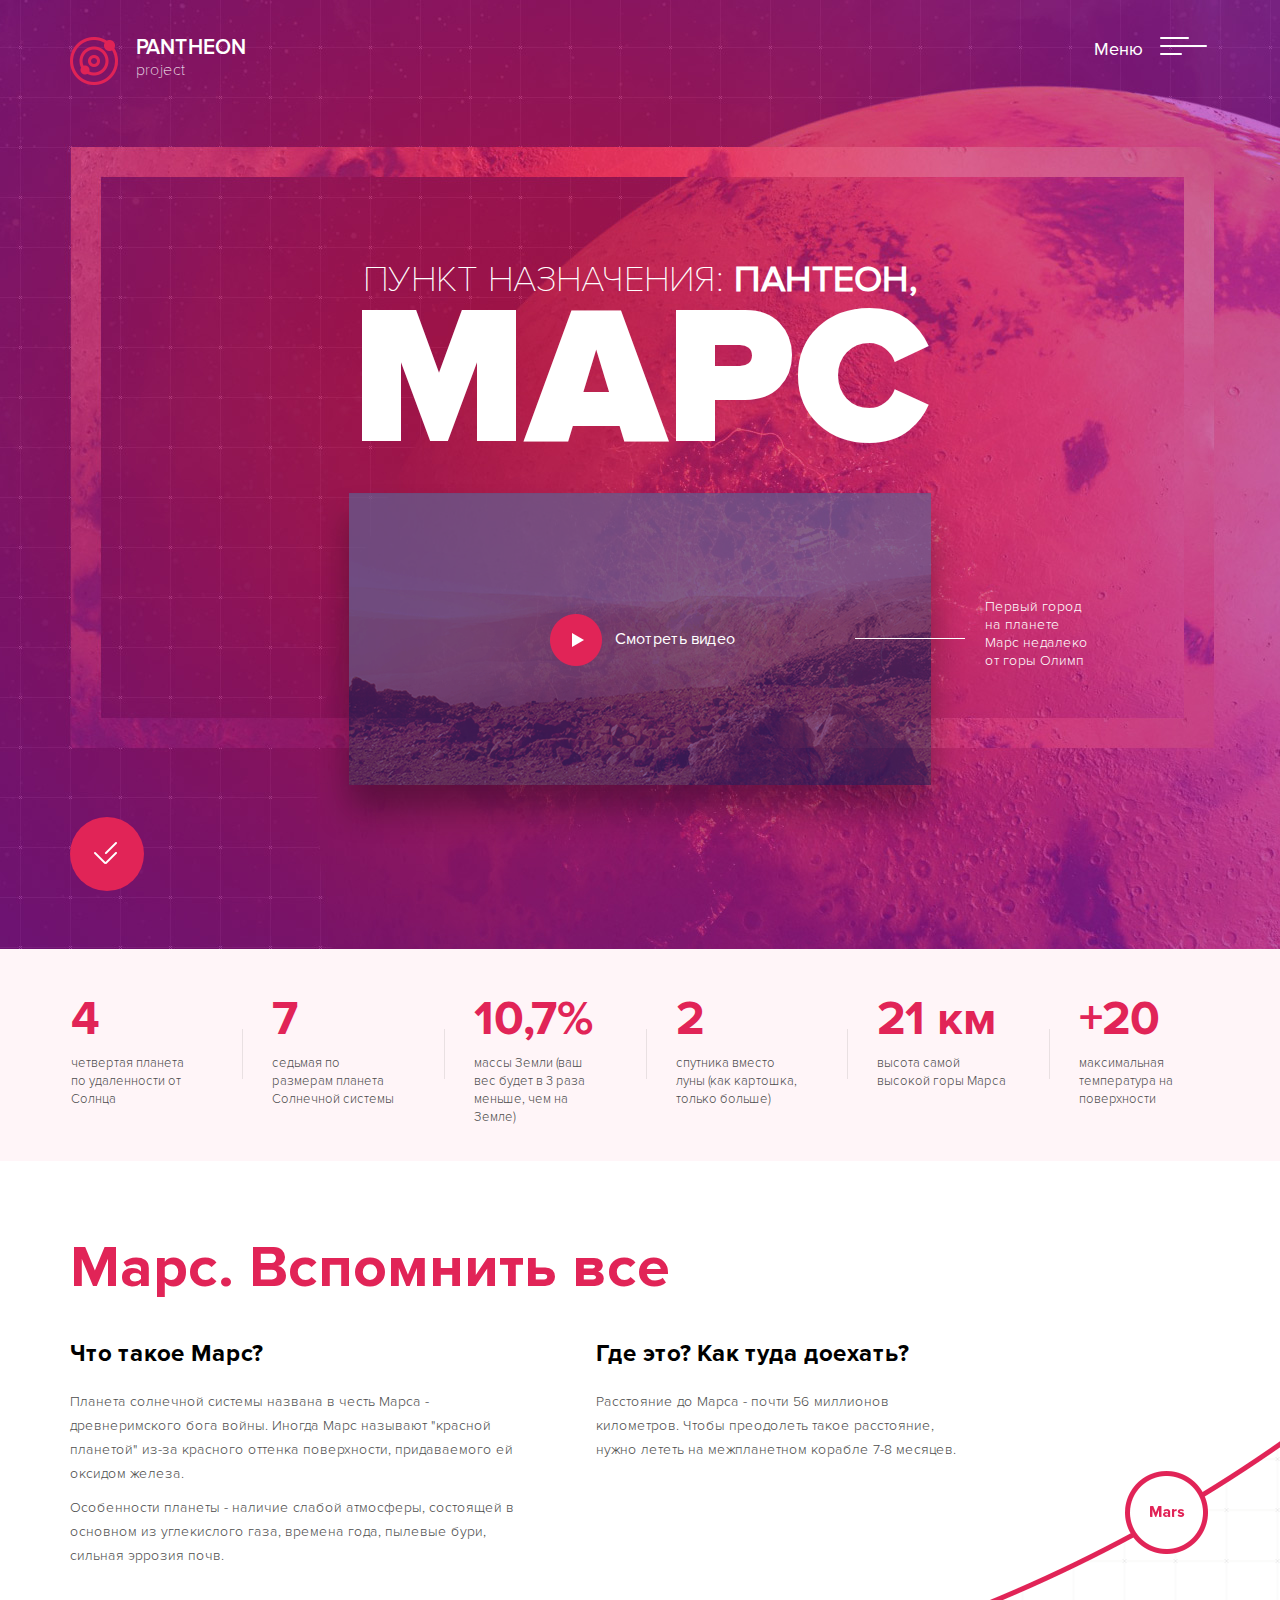
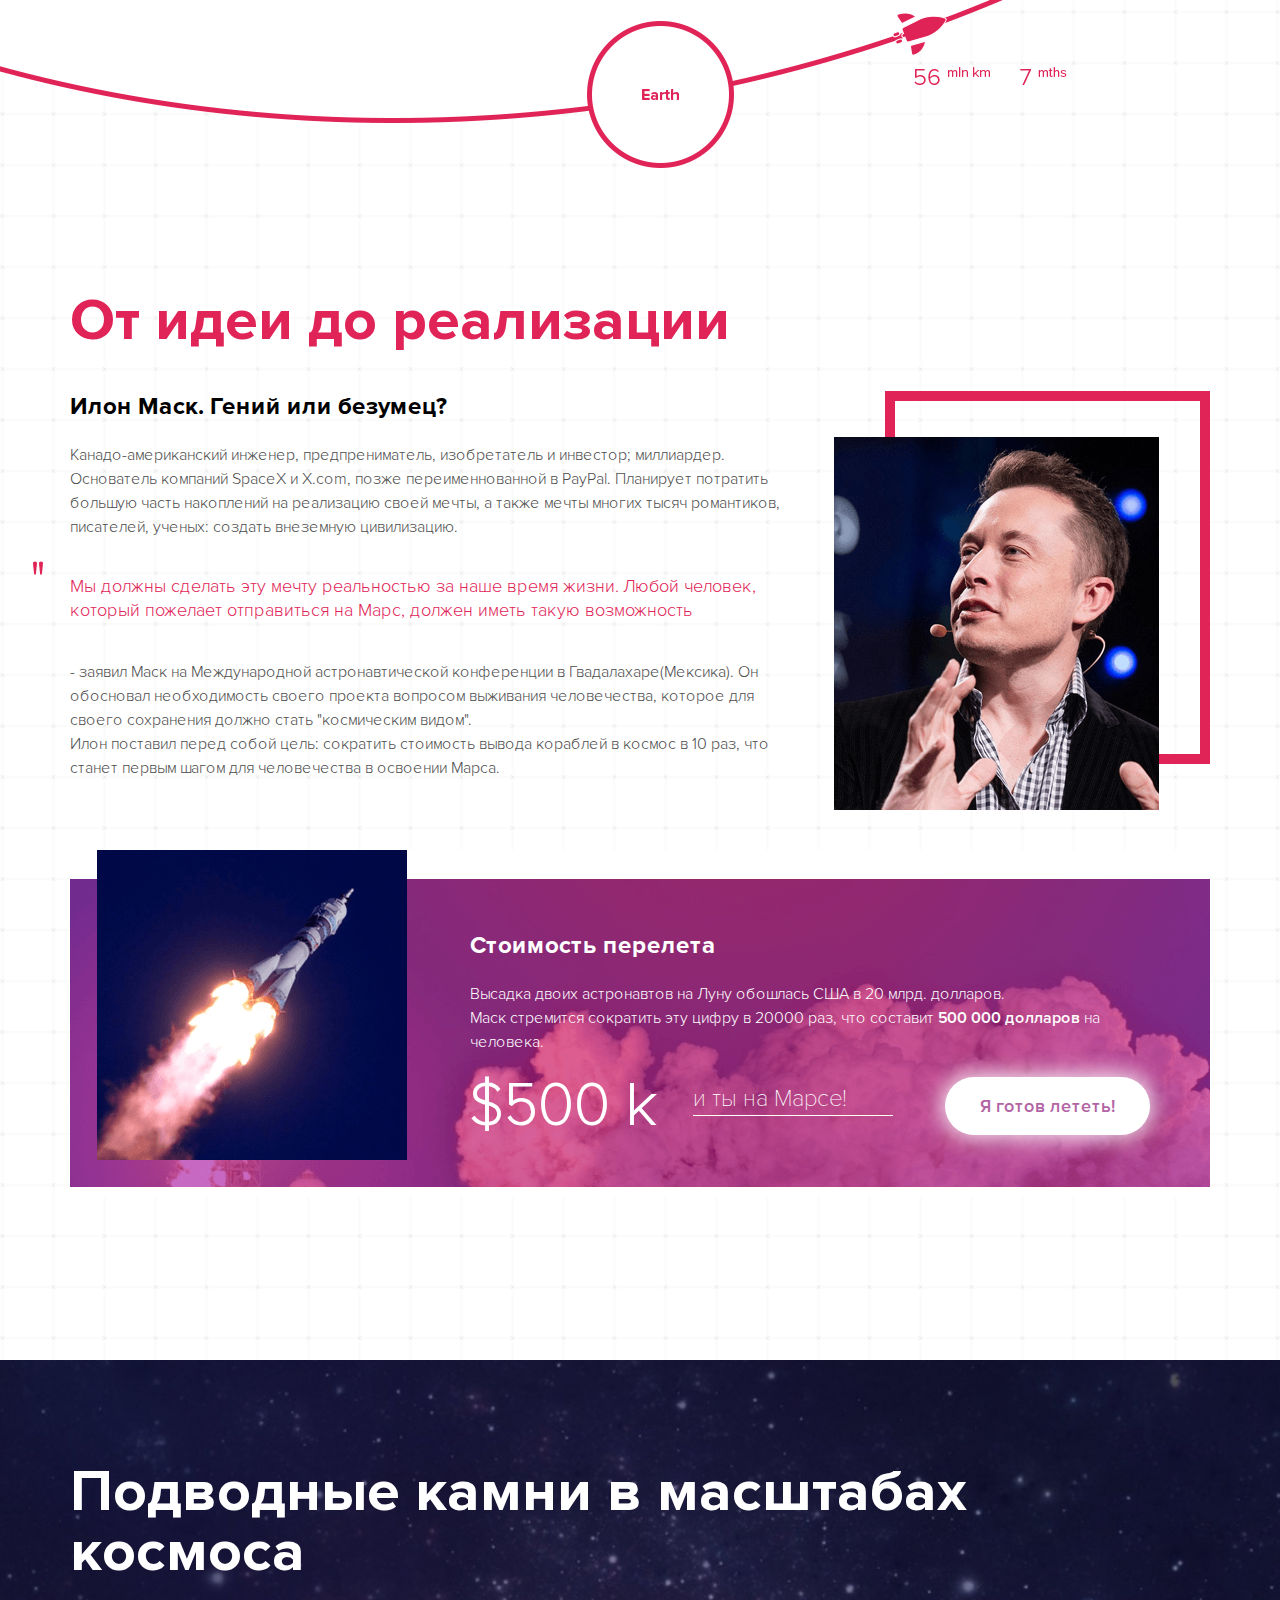
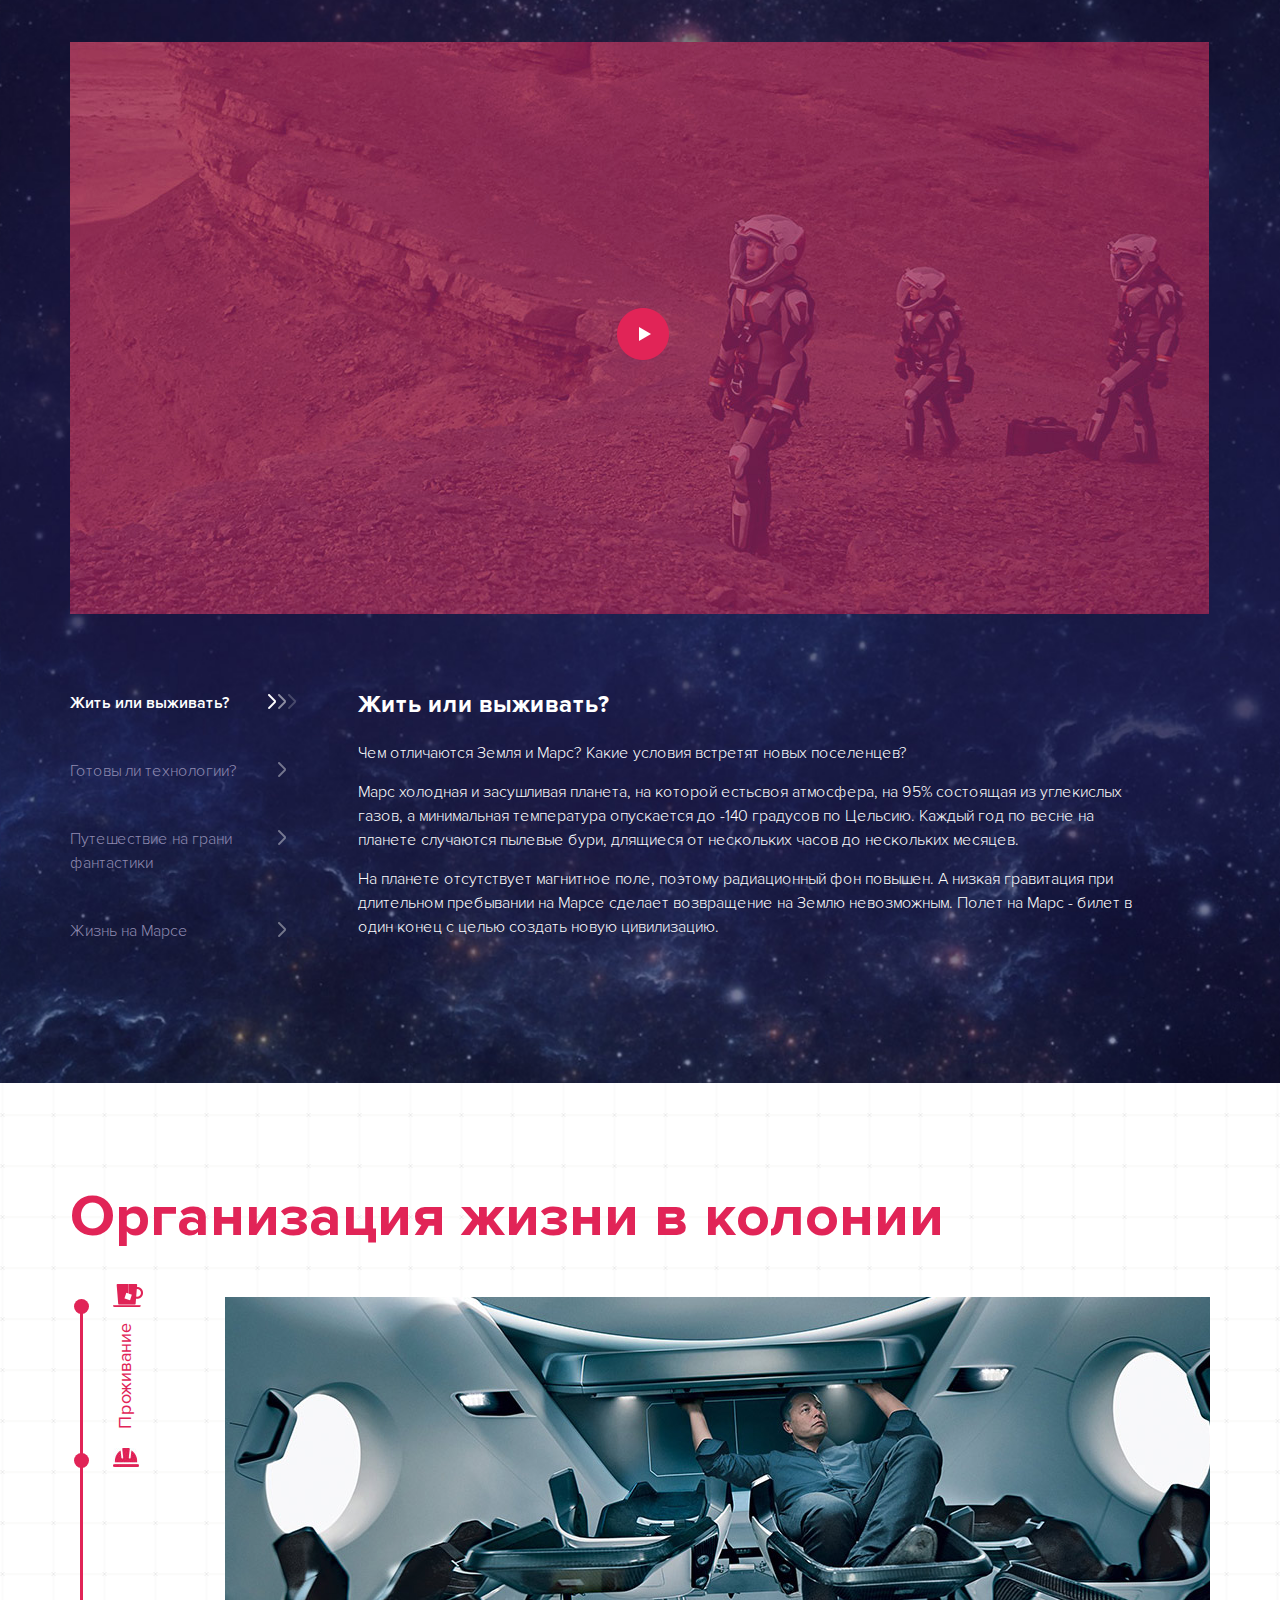
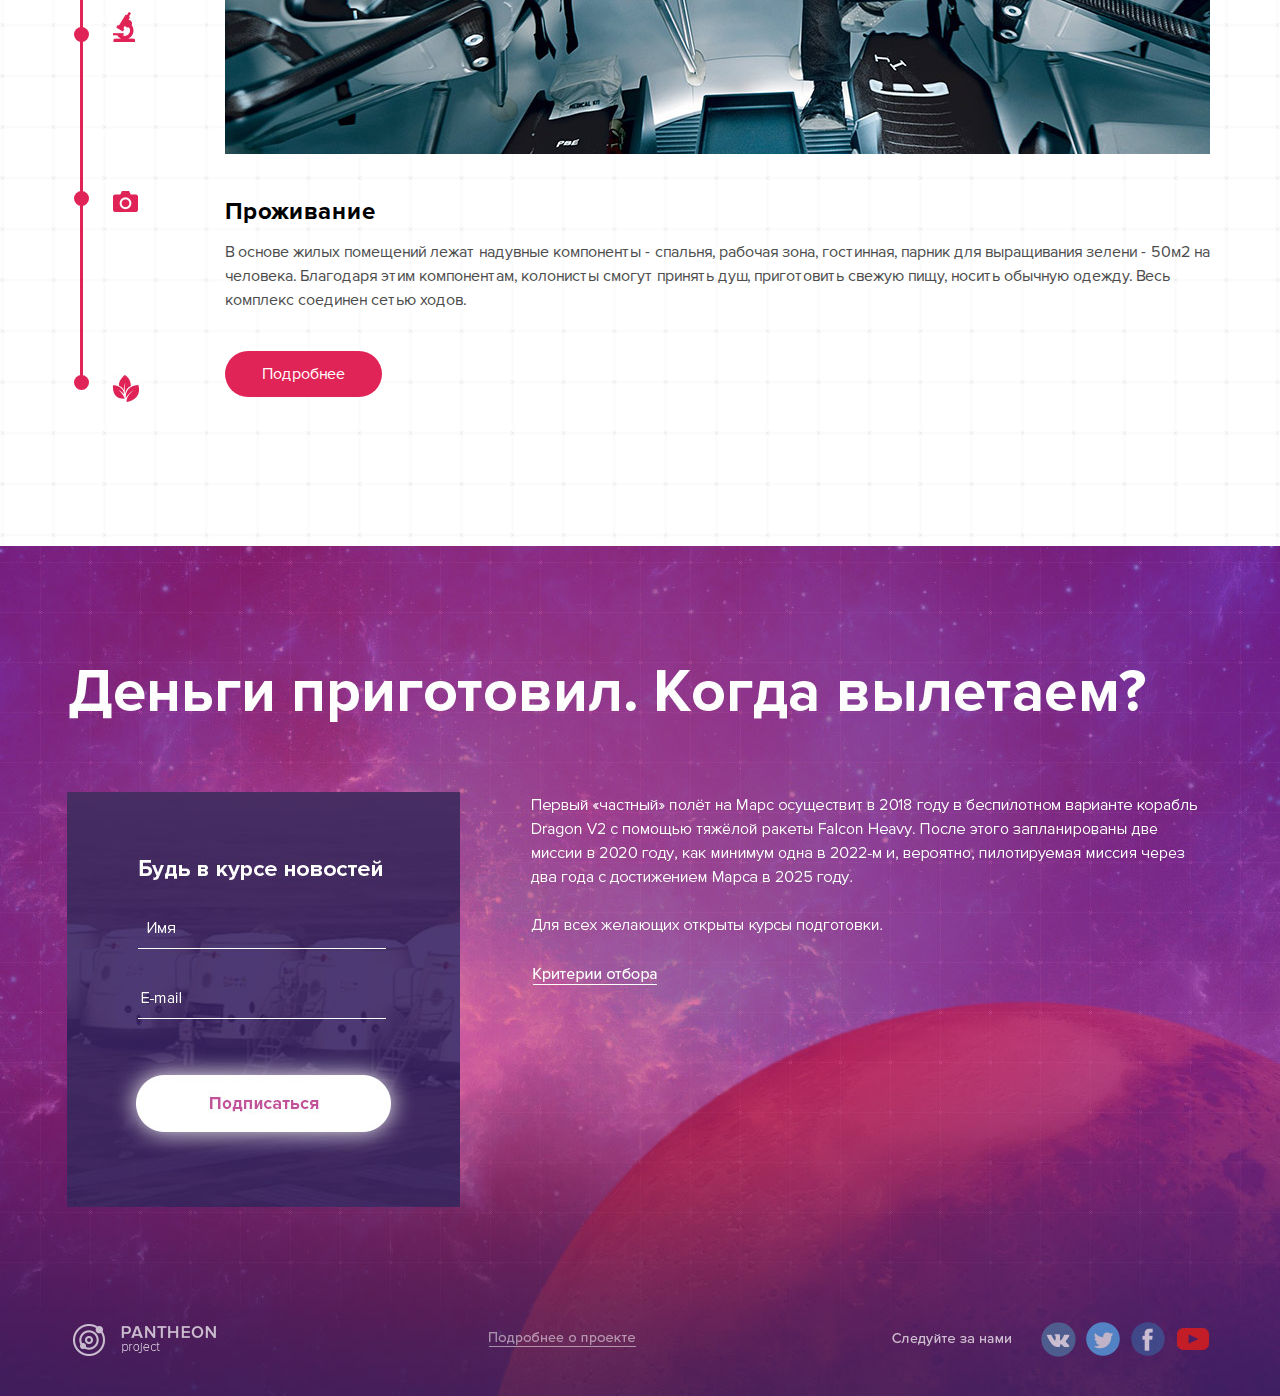
<file: index.html>
<!DOCTYPE html>
<html lang="ru">
  <head>
    <meta http-equiv="X-UA-Compatible" content="IE=edge">
    <meta charset="utf-8">
    <title>Panteon</title>
    <link href="https://fonts.googleapis.com/css?family=Open+Sans:300,400,600,700&amp;subset=cyrillic" rel="stylesheet">
    <link href="css/normalize.css" rel="stylesheet">
    <link href="css/style.css" rel="stylesheet">
  </head>
  <body>
    <header class="main-header">
      <div class="container">
        <div class="header-wrapper">
          <a class="logo" href="#">
            <img src="img/logo.png" width="48" height="48" alt="logo">
            <div class="logo-name"><strong>Pantheon</strong> project</div>
          </a>
          <div class="menu"><a href="#" class="menu-link">Меню</a></div>
        </div>
        <div class="mars">
          <p class="main-name">Пункт назначения: <strong>Пантеон,</strong></p>
          <h1 class="main-title">Марс</h1>
          <div class="mars-img"><img src="img/video.png" width="650" height="360" alt="promo-video"></div>
          <p class="mars-paragraph">Первый город на планете Марс недалеко от горы Олимп</p>
          <a href="#link" class="scroll-button"><span class="visually-hidden">Scroll</span></a>
        </div>
      </div>
    </header>
    <main class="site-main">
      <section class="facts">
        <div class="container">
          <ul class="facts-list">
            <li class="fact-item">
              <strong>4</strong>
              четвертая планета по удаленности от Солнца
            </li>
            <li class="fact-item">
              <strong>7</strong>
              седьмая по размерам планета Солнечной системы
            </li>
            <li class="fact-item">
              <strong>10,7%</strong>
              массы Земли (ваш вес будет в 3 раза меньше, чем на Земле)
            </li>
            <li class="fact-item">
              <strong>2</strong>
              спутника вместо луны (как картошка, только больше)
            </li>
            <li class="fact-item">
              <strong>21 км</strong>
              высота самой высокой горы Марса
            </li>
            <li class="fact-item">
              <strong>+20</strong>
              максимальная температура на поверхности
            </li>
          </ul>
        </div>
      </section>
      <section class="information">
        <div class="container">
          <h2 class="title">Марс. Вспомнить все</h2>
          <div class="information-wrapper">
            <div class="what">
              <h3 class="small-title">Что такое Марс?</h3>
              <span>Планета солнечной системы названа в честь Марса - древнеримского бога войны. Иногда Марс называют "красной планетой" из-за красного оттенка поверхности, придаваемого ей оксидом железа.</span>
              <span>Особенности планеты - наличие слабой атмосферы, состоящей в основном из углекислого газа, времена года, пылевые бури, сильная эррозия почв.</span>
            </div>
            <div class="where">
              <h3 class="small-title">Где это? Как туда доехать?</h3>
              <span>Расстояние до Марса - почти 56 миллионов километров. Чтобы преодолеть такое расстояние, нужно лететь на межпланетном корабле 7-8 месяцев.</span>
            </div>
          </div>
        </div>
      </section>
      <section class="idea">
        <div class="container">
          <div class="ilon">
            <h2 class="title">От идеи до реализации</h2>
            <div class="ilon-wrapper">
              <div class="ilon-paragraph">
                <h3 class="small-title">Илон Маск. Гений или безумец?</h3>
                <span>Канадо-американский инженер, предпрениматель, изобретатель и инвестор; миллиардер. Основатель компаний SpaceX и X.com, позже переименнованной в PayPal.
                Планирует потратить большую часть накоплений на реализацию своей мечты, а также мечты многих тысяч романтиков, писателей, ученых: создать внеземную цивилизацию.
                </span>
                <blockquote>
                  <span>"</span>
                  Мы должны сделать эту мечту реальностью за наше время жизни. Любой человек, который пожелает отправиться на Марс, должен иметь такую возможность</blockquote>
                <span>- заявил Маск на Международной астронавтической конференции в Гвадалахаре(Мексика). Он обосновал необходимость своего проекта вопросом выживания человечества, которое для своего сохранения должно стать "космическим видом".</span>
                <span>Илон поставил перед собой цель: сократить стоимость вывода кораблей в космос в 10 раз, что станет первым шагом для человечества в освоении Марса.</span>
              </div>
              <img src="img/elon.png" width="376" height="419" alt="ilon-mask">
            </div>
          </div>
          <div class="cost">
            <h3 class="small-title">Стоимость перелета</h3>
            <p class="cost-paragraph">Высадка двоих астронавтов на Луну обошлась США в 20 млрд. долларов. <br>Маск стремится сократить эту цифру в 20000 раз, что составит <b>500 000 долларов</b> на человека.</p>
            <p class="price"><b>$500 k</b> 
              <span>и ты на Марсе!</span>
              <a class="button space-button">Я готов лететь!</a>
            </p>
            
          </div>
        </div>
      </section>
      <section class="problems">
        <div class="container">
          <h2 class="title">Подводные камни в масштабах космоса</h2>
          <div class="problems-img"><img src="img/video-2.jpg" width="1139" height="572" alt="problems-video"></div>
          <div class="problems-wrapper">
            <input class="visually-hidden problem-radio problem-radio-1" type="radio" id="problem-1" name="toggle" checked>
            <input class="visually-hidden problem-radio problem-radio-2" type="radio" id="problem-2" name="toggle">
            <input class="visually-hidden problem-radio problem-radio-3" type="radio" id="problem-3" name="toggle">
            <input class="visually-hidden problem-radio problem-radio-4" type="radio" id="problem-4" name="toggle">
            <div class="problem-labels">
            <label class="problem-name-1" for="problem-1">
            Жить или выживать?</label>
            
            <label class="problem-name-2" for="problem-2">
            Готовы ли технологии?</label>
            
            <label class="problem-name-3" for="problem-3">
            Путешествие на грани фантастики</label>
            
            <label class="problem-name-4" for="problem-4">
            Жизнь на Марсе</label>
            </div>
            <ul class="problem-list">
              <li class="problem-item problem problem-item-1">
                <h3 class="small-title">Жить или выживать?</h3>
                <p>
                  <span>Чем отличаются Земля и Марс? Какие условия встретят новых поселенцев?</span>
                  <span>Марс холодная и засушливая планета, на которой естьсвоя атмосфера, на 95% состоящая из углекислых газов, а минимальная температура опускается до -140 градусов по Цельсию. 
                  Каждый год по весне на планете случаются пылевые бури, длящиеся от нескольких часов до нескольких месяцев.
                  </span>
                  <span>На планете отсутствует магнитное поле, поэтому радиационный фон повышен. А низкая гравитация при длительном пребывании на Марсе сделает возвращение на Землю невозможным. 
                  Полет на Марс - билет в один конец с целью создать новую цивилизацию.
                  </span>
                </p>
              </li>
              <li class="problem-item problem problem-item-2">
                <h3 class="small-title">Готовы ли технологии?</h3>
                <p>????</p>
              </li>
              <li class="problem-item problem problem-item-3">
                <h3 class="small-title">Путешествие на грани фантастики</h3>
                <p>!!!!</p>
              </li>
              <li class="problem-item problem problem-item-4">
                <h3 class="small-title">Жизнь на Марсе</h3>
                <p>))))</p>
              </li>
            </ul>
          </div>
        </div>
      </section>
      <section class="organization">
        <div class="container">
          <h2 class="title">Организация жизни в колонии</h2>
          <div class="organization-wrapper">
            
            <input class="visually-hidden organization-radio-1" type="radio" id="organization-1" name="toggle-2" checked>
            <input class="visually-hidden organization-radio-2" type="radio" id="organization-2" name="toggle-2">
            <input class="visually-hidden organization-radio-3" type="radio" id="organization-3" name="toggle-2">
           
            <input class="visually-hidden organization-radio-4" type="radio" id="organization-4" name="toggle-2">
            
            <input class="visually-hidden organization-radio-5" type="radio" id="organization-5" name="toggle-2">
            <div class="organization-labels">
              <label class="organization-name-1" for="organization-1"><span class="label-1">
                Проживание</span></label>
                <label class="organization-name-2" for="organization-2"><span class="label-2">
                Строительство</span></label>
                <label class="organization-name-3" for="organization-3"><span class="label-3">
                Исследования</span></label>
                <label class="organization-name-4" for="organization-4"><span class="label-4">
                    Фото</span></label>
                    <label class="organization-name-5" for="organization-5"><span class="label-5">
                        Растения</span></label>
            </div>
            <ul class="organization-list">
              <li class="organization-item organize organization-item-1">
                <img src="img/foto.jpg" width="985" height="457" alt="foto-1">
                <h3 class="small-title">Проживание</h3>
                <p>В основе жилых помещений лежат надувные компоненты - спальня, рабочая зона, гостинная, парник для выращивания зелени - 50м2 на человека. 
                  Благодаря этим компонентам, колонисты смогут принять душ, приготовить свежую пищу, носить обычную одежду. Весь комплекс соединен сетью ходов.
                </p>
                <a class="button button-more" href="#">Подробнее</a>
              </li>
              <li class="organization-item organize organization-item-2">
                <img src="img/foto.jpg" width="985" height="457" alt="foto-2">
                <h3 class="small-title">Строительство</h3>
                <p>!!!!</p>
                <a class="button button-more" href="#">Подробнее</a>
              </li>
              <li class="organization-item organize organization-item-3">
                <img src="img/foto.jpg" width="985" height="457" alt="foto-3">
                <h3 class="small-title">Исследования</h3>
                <p>???</p>
                <a class="button button-more" href="#">Подробнее</a>
              </li>
              <li class="organization-item organize organization-item-4">
                <img src="img/foto.jpg" width="985" height="457" alt="foto-4">
                <h3 class="small-title">Фото</h3>
                <p>########</p>
                <a class="button button-more" href="#">Подробнее</a>
              </li>
              <li class="organization-item organize organization-item-5">
                <img src="img/foto.jpg" width="985" height="457" alt="foto-5">
                <h3 class="small-title">Растения</h3>
                <p>$$$$$$$$$$</p>
                <a class="button button-more" href="#">Подробнее</a>
              </li>
            </ul>
          </div>
        </div>
      </section>
    </main>
    <footer class="main-footer"  id="link">
    </footer>
  </body>
</html>
</file>
<file: css/style.css>
@font-face
{
    font-family: 'Proxima Nova Thin';
    font-weight: normal;
    font-style: normal;

    src: url('../fonts/ProximaNovaT-Thin.eot');
    src: url('../fonts/ProximaNovaT-Thin.eot?#iefix') format('embedded-opentype'),
    url('../fonts/ProximaNovaT-Thin.woff') format('woff'),
    url('../fonts/ProximaNovaT-Thin.ttf') format('truetype');
}
@font-face
{
    font-family: 'Proxima Nova Light';
    font-weight: normal;
    font-style: normal;

    src: url('../fonts/ProximaNova-Light.eot');
    src: url('../fonts/ProximaNova-Light.eot?#iefix') format('embedded-opentype'),
    url('../fonts/ProximaNova-Light.woff') format('woff'),
    url('../fonts/ProximaNova-Light.ttf') format('truetype');
}
@font-face
{
    font-family: 'Proxima Nova Regular';
    font-weight: normal;
    font-style: normal;

    src: url('../fonts/ProximaNova-Regular.eot');
    src: url('../fonts/ProximaNova-Regular.eot?#iefix') format('embedded-opentype'),
    url('../fonts/ProximaNova-Regular.woff') format('woff'),
    url('../fonts/ProximaNova-Regular.ttf') format('truetype');
}
@font-face
{
    font-family: 'Proxima Nova Semibold';
    font-weight: normal;
    font-style: normal;

    src: url('../fonts/ProximaNova-Semibold.eot');
    src: url('../fonts/ProximaNova-Semibold.eot?#iefix') format('embedded-opentype'),
    url('../fonts/ProximaNova-Semibold.woff') format('woff'),
    url('../fonts/ProximaNova-Semibold.ttf') format('truetype');
}
@font-face
{
    font-family: 'Proxima Nova Bold';
    font-weight: normal;
    font-style: normal;

    src: url('../fonts/ProximaNova-Bold.eot');
    src: url('../fonts/ProximaNova-Bold.eot?#iefix') format('embedded-opentype'),
    url('../fonts/ProximaNova-Bold.woff') format('woff'),
    url('../fonts/ProximaNova-Bold.ttf') format('truetype');
}
@font-face
{
    font-family: 'Proxima Nova Black';
    font-weight: normal;
    font-style: normal;

    src: url('../fonts/ProximaNova-Black.eot');
    src: url('../fonts/ProximaNova-Black.eot?#iefix') format('embedded-opentype'),
    url('../fonts/ProximaNova-Black.woff') format('woff'),
    url('../fonts/ProximaNova-Black.ttf') format('truetype');
}
body
{
    font-family: 'Proxima Nova Regular', 'Arial', sans-serif;
    font-size: 16px;
    font-weight: 400;
    line-height: 20px;

    margin: 0;
    padding: 0;

    color: #4c4c4c;
    background-color: white;
}
a
{
    text-decoration: none;

    color: white;
}
.visually-hidden:not(:focus):not(:active),
input[type='checkbox'].visually-hidden,
input[type='radio'].visually-hidden
{
    position: absolute;

    overflow: hidden;
    clip: rect(0 0 0 0);

    width: 1px;
    height: 1px;
    margin: -1px;
    padding: 0;

    white-space: nowrap;

    border: 0;

    -webkit-clip-path: inset(100%);
            clip-path: inset(100%);
}
.container
{
    max-width: 1140px;
    margin: 0 auto;
    padding: 0 15px;
}
img
{
    max-width: 100%;
    height: auto;
}
.main-header
{
    background-color: #aa4c87;
    background-image: url('../img/mars.jpg');
    background-repeat: no-repeat;
    background-position: top center;
}
.header-wrapper
{
    display: -webkit-box;
    display: -ms-flexbox;
    display: flex;

    margin-bottom: 150px;
    padding: 37px 0;

    -webkit-box-pack: justify;
    -ms-flex-pack: justify;
    justify-content: space-between;
}
.logo
{
    font-family: 'Proxima Nova Thin';
    line-height: 21px;

    display: -webkit-box;
    display: -ms-flexbox;
    display: flex;

    width: 190px;
}
.logo img
{
    margin-right: 18px;
}
.logo strong
{
    font-family: 'Proxima Nova Semibold';
    font-size: 21px;
    line-height: 21px;

    text-transform: uppercase;
}
.menu
{
    font-size: 18px;
    line-height: 24px;

    position: relative;

    padding-right: 67px;

    color: white;
}
.menu-link::after
{
    position: absolute;
    top: 0;
    right: 0;

    width: 50px;
    height: 20px;

    content: '';

    background-image: url('../img/menu.png');
    background-repeat: no-repeat;
    background-position: 0 0;
}
.mars
{
    position: relative;

    padding-bottom: 50px;

    text-transform: uppercase;

    color: white;
}
.main-name
{
    font-family: 'Proxima Nova Thin';
    font-size: 37px;
    line-height: 15px;

    text-align: center;
}
.main-name strong
{
    font-family: 'Proxima Nova Regular';
}
.main-title
{
    font-family: 'Proxima Nova Black';
    font-size: 195px;
    line-height: 27px;

    margin: 80px 0;
    margin-bottom: 90px;

    text-align: center;
}
.mars-img
{
    position: relative;

    width: -webkit-max-content;
    width:    -moz-max-content;
    width:         max-content;
    margin: 0 auto;
    margin-bottom: 30px;

    cursor: pointer;
}
.mars-img::before
{
    position: absolute;
    top: 145px;
    right: 200px;

    width: 150px;
    height: 20px;

    content: 'Смотреть видео';
    text-transform: none;
}
.mars-img::after
{
    position: absolute;
    top: 130px;
    left: 235px;

    width: 52px;
    height: 52px;

    content: '';

    background-image: url('../img/play.png');
}
.mars-paragraph
{
    font-family: 'Proxima Nova Light';
    font-size: 14px;
    line-height: 18px;

    position: absolute;
    top: 312px;
    right: 115px;

    width: 110px;

    text-transform: none;
}
.mars-paragraph::before
{
    position: absolute;
    top: 40px;
    left: -130px;

    width: 110px;
    height: 1px;

    content: '';

    background-color: white;
}
.scroll-button
{
    position: relative;
    top: -35px;

    padding: 27px 37px;

    cursor: pointer;

    border: none;
    border-radius: 50%;
    background-color: #e12457;
}
.scroll-button::after
{
    position: absolute;
    top: 25px;
    right: 20px;

    width: 30px;
    height: 30px;

    content: '';

    background-image: url('../img/scroll.png');
    background-repeat: no-repeat;
    background-position: 0 0;
}
.site-main
{
    background-image: url('../img/fon.png');
    background-repeat: repeat;
    background-position: top center;
}
.facts
{
    background-color: #fff5f8;
}
.facts-list
{
    display: -webkit-box;
    display: -ms-flexbox;
    display: flex;

    margin: 0;
    padding: 20px 0;
    padding-bottom: 10px;

    list-style: none;

    -ms-flex-wrap: wrap;
        flex-wrap: wrap;
    justify-content: space-around;
}
.fact-item
{
    font-family: 'Proxima Nova Light';
    font-size: 13px;
    line-height: 18px;

    position: relative;

    width: 130px;
    padding: 25px 0;
}
.fact-item strong
{
    font-family: 'Proxima Nova Bold';
    font-size: 48px;
    line-height: 50px;

    display: block;

    margin-bottom: 10px;

    color: #e12457;
}
.fact-item + .fact-item
{
    margin-left: 70px;
}
.fact-item + .fact-item::before
{
    position: absolute;
    top: 60px;
    left: -30px;

    width: 1px;
    height: 50px;

    content: '';

    background-color: #4c4c4c1f;
}
.information
{
    font-family: 'Proxima Nova Light';
    font-size: 14px;
    line-height: 24px;

    margin-bottom: 123px;
    padding-top: 28px;
    padding-bottom: 200px;

    background-image: url('../img/fly.png');
    background-repeat: no-repeat;
    background-position: bottom center;
}
.title
{
    font-family: 'Proxima Nova Bold';
    font-size: 59px;
    line-height: 60px;

    margin-bottom: 20px;

    color: #e12457;
}
.information-wrapper
{
    display: -webkit-box;
    display: -ms-flexbox;
    display: flex;

    width: 80%;
    padding-right: 220px;
}
.information span
{
    display: block;
}
.small-title
{
    font-family: 'Proxima Nova Bold';
    font-size: 24px;
    line-height: 24px;

    color: black;
}
.what
{
    width: 50%;
    margin-right: 70px;
}
.what span:first-of-type
{
    margin-bottom: 10px;
}
.where
{
    width: 40%;
}
.ilon
{
    font-family: 'Proxima Nova Light';
    font-size: 16px;
    line-height: 24px;

    margin-bottom: 40px;
}
.ilon-wrapper
{
    display: -webkit-box;
    display: -ms-flexbox;
    display: flex;
}
.ilon-paragraph span
{
    display: block;
}
.ilon-paragraph span:nth-child(3)
{
    margin-bottom: 10px;
}
.ilon blockquote
{
    font-size: 18px;

    position: relative;

    margin: 35px 0;
    margin-bottom: 38px;

    color: #e12457;
}
.ilon blockquote span
{
    font-size: 50px;

    position: absolute;
    top: -5px;
    left: -40px;
}
.ilon-wrapper img
{
    width: 100%;
    margin-top: 20px;
    margin-left: 45px;

    -ms-flex-item-align: center;
    -ms-grid-row-align: center;
    align-self: center;
}
.cost
{
    font-family: 'Proxima Nova Light';
    font-size: 16px;
    line-height: 24px;

    margin-bottom: 165px;
    padding: 60px;
    padding-left: 400px;

    color: white;
    background-color: white;
    background-image: url('../img/rocket.png');
    background-repeat: no-repeat;
    background-position: top center;
}
.cost .small-title
{
    color: white;
}
.cost-paragraph
{
    margin-bottom: 23px;
    padding-right: 30px;
}
.cost-paragraph b
{
    font-family: 'Proxima Nova Semibold';
}
.price
{
    font-family: 'Proxima Nova Thin';
    font-size: 24px;
    line-height: 24px;

    display: -webkit-box;
    display: -ms-flexbox;
    display: flex;

    margin: 0;

    -webkit-box-pack: justify;
    -ms-flex-pack: justify;
    justify-content: space-between;
    -webkit-box-align: center;
    -ms-flex-align: center;
    align-items: center;
}
.price b
{
    font-size: 60px;
}
.price span
{
    position: relative;
    top: -7px;

    margin-right: 60px;
}
.price span::after
{
    position: absolute;
    bottom: -5px;
    left: 0;

    width: 200px;
    height: 1px;

    content: '';

    background-color: white;
}
.space-button
{
    font-family: 'Proxima Nova Semibold';
    font-size: 18px;

    padding: 17px 35px;

    cursor: pointer;

    color: #b264a4;
    border-radius: 30px;
    background-color: #fff;
    -webkit-box-shadow: 0 0 20px 5px #fffefec7;
            box-shadow: 0 0 20px 5px #fffefec7;
}
.problems
{
    font-family: 'Proxima Nova Light';
    line-height: 24px;

    padding: 53px 0;
    padding-bottom: 70px;

    color: white;
    background-color: rebeccapurple;
    background-image: url('../img/space.jpg');
    background-repeat: no-repeat;
    background-position: top center;
    background-size: cover;
}
.problems .title
{
    margin-bottom: 60px;

    color: white;
}
.problems .small-title
{
    color: white;
}
.problems-img
{
    position: relative;

    cursor: pointer;
}
.problems img
{
    -webkit-filter: contrast(1.5) brightness(.7);
            filter: contrast(1.5) brightness(.7);
}
.problems-img::after
{
    position: absolute;
    top: 46%;
    left: 48%;

    width: 52px;
    height: 52px;

    content: '';

    background-image: url('../img/play.png');
}
.problems-wrapper
{
    display: -webkit-box;
    display: -ms-flexbox;
    display: flex;

    padding: 48px 0;
}
.problem-labels
{
    display: -webkit-box;
    display: -ms-flexbox;
    display: flex;
        flex-direction: column;

    width: 20%;
    margin-right: 60px;

    -webkit-box-orient: vertical;
    -webkit-box-direction: normal;
    -ms-flex-direction: column;
}
.problem-labels label
{
    position: relative;

    padding: 22px 0;

    cursor: pointer;

    color: #908bb1;
}
.problem-labels label::after
{
    position: absolute;
    top: 25px;
    right: 0;

    width: 20px;
    height: 20px;

    content: '';

    background-image: url('../img/element.png');
    background-repeat: no-repeat;
    background-position: 0 0;
}
.problem-labels label:hover,
.problem-labels label:focus
{
    font-family: 'Proxima Nova Semibold';

    color: white;
}
.problem-labels label:hover::after,
.problem-labels label:focus::after
{
    position: absolute;
    top: 25px;
    right: 0;

    width: 30px;
    height: 20px;

    content: '';

    background-image: url('../img/element-active.png');
    background-repeat: no-repeat;
    background-position: 0 0;
}
.problem-radio-1:checked ~ .problem-labels .problem-name-1,
.problem-radio-2:checked ~ .problem-labels .problem-name-2,
.problem-radio-3:checked ~ .problem-labels .problem-name-3,
.problem-radio-4:checked ~ .problem-labels .problem-name-4
{
    font-family: 'Proxima Nova Semibold';

    color: white;
}
.problem-radio-1:checked ~ .problem-labels .problem-name-1::after,
.problem-radio-2:checked ~ .problem-labels .problem-name-2::after,
.problem-radio-3:checked ~ .problem-labels .problem-name-3::after,
.problem-radio-4:checked ~ .problem-labels .problem-name-4::after
{
    position: absolute;
    top: 25px;
    right: 0;

    width: 30px;
    height: 20px;

    content: '';

    background-image: url('../img/element-active.png');
    background-repeat: no-repeat;
    background-position: 0 0;
}
.problem-list
{
    width: 70%;
    margin: 0;
    padding: 0;
}
.problem-item span
{
    display: block;

    margin-bottom: 15px;
}
.problem
{
    display: none;
}
.problem-radio-1:checked ~ .problem-list .problem-item-1,
.problem-radio-2:checked ~ .problem-list .problem-item-2,
.problem-radio-3:checked ~ .problem-list .problem-item-3,
.problem-radio-4:checked ~ .problem-list .problem-item-4
{
    display: block;
}
.organization
{
    line-height: 24px;

    padding: 55px 0;
    padding-bottom: 160px;
}
.organization .title
{
    margin-bottom: 50px;
}
.organization-wrapper
{
    display: -webkit-box;
    display: -ms-flexbox;
    display: flex;
}
.organization-labels
{
    font-size: 18px;

    position: relative;

    width: 90px;
    margin-right: 65px;

    color: #e12457;
}
.organization-labels::before
{
    position: absolute;
    top: 10px;
    left: 10px;

    width: 3px;
    height: 670px;

    content: '';

    background-color: #e12457;
}
.organization-labels label
{
    position: relative;

    cursor: pointer;
}
.organization-labels span
{
    position: relative;
    top: 20px;
    right: -10px;

    display: block;
    visibility: hidden;

    padding: 55px 0;

    -webkit-transform: rotate(-90deg);
        -ms-transform: rotate(-90deg);
            transform: rotate(-90deg);
}
.organization-labels .label-1::before
{
    position: absolute;
    top: 16px;
    right: -40px;

    visibility: visible;

    width: 15px;
    height: 15px;

    content: '';

    border-radius: 50%;
    background-color: #e12457;
}
.organization-labels .label-2::before
{
    position: absolute;
    top: 16px;
    right: -60px;

    visibility: visible;

    width: 15px;
    height: 15px;

    content: '';

    border-radius: 50%;
    background-color: #e12457;
}
.organization-labels .label-3::before
{
    position: absolute;
    top: 16px;
    right: -55px;

    visibility: visible;

    width: 15px;
    height: 15px;

    content: '';

    border-radius: 50%;
    background-color: #e12457;
}
.organization-labels .label-4::before
{
    position: absolute;
    top: 16px;
    right: 10px;

    visibility: visible;

    width: 15px;
    height: 15px;

    content: '';

    border-radius: 50%;
    background-color: #e12457;
}
.organization-labels .label-5::before
{
    position: absolute;
    top: 16px;
    right: 100px;

    visibility: visible;

    width: 15px;
    height: 15px;

    content: '';

    border-radius: 50%;
    background-color: #e12457;
}
.label-1::after
{
    position: absolute;
    top: 55px;
    right: -55px;

    visibility: visible;

    width: 30px;
    height: 30px;

    content: '';
    -webkit-transform: rotate(90deg);
        -ms-transform: rotate(90deg);
            transform: rotate(90deg);

    background-image: url('../img/Teacup.png');
    background-repeat: no-repeat;
    background-position: 0 0;
}
.label-2::after
{
    position: absolute;
    top: 55px;
    right: -65px;

    visibility: visible;

    width: 30px;
    height: 30px;

    content: '';
    -webkit-transform: rotate(90deg);
        -ms-transform: rotate(90deg);
            transform: rotate(90deg);

    background-image: url('../img/Helmet.jpg');
    background-repeat: no-repeat;
    background-position: 0 0;
}
.label-3::after
{
    position: absolute;
    top: 55px;
    right: -70px;

    visibility: visible;

    width: 30px;
    height: 30px;

    content: '';
    -webkit-transform: rotate(90deg);
        -ms-transform: rotate(90deg);
            transform: rotate(90deg);

    background-image: url('../img/Microscope.jpg');
    background-repeat: no-repeat;
    background-position: 0 0;
}
.label-4::after
{
    position: absolute;
    top: 55px;
    right: 10px;

    visibility: visible;

    width: 30px;
    height: 30px;

    content: '';
    -webkit-transform: rotate(90deg);
        -ms-transform: rotate(90deg);
            transform: rotate(90deg);

    background-image: url('../img/Photo.jpg');
    background-repeat: no-repeat;
    background-position: 0 0;
}
.label-5::after
{
    position: absolute;
    top: 55px;
    right: 100px;

    visibility: visible;

    width: 30px;
    height: 30px;

    content: '';
    -webkit-transform: rotate(90deg);
        -ms-transform: rotate(90deg);
            transform: rotate(90deg);

    background-image: url('../img/Leaves.jpg');
    background-repeat: no-repeat;
    background-position: 0 0;
}
.organization-name-2
{
    top: 40px;
}
.organization-name-3
{
    top: 75px;
}
.organization-name-4
{
    top: 40px;
}
.organization-list
{
    margin: 0;
    padding: 0;
}
.organize
{
    display: none;
}
.organization-radio-1:checked ~ .organization-labels .label-1,
.organization-radio-2:checked ~ .organization-labels .label-2,
.organization-radio-3:checked ~ .organization-labels .label-3,
.organization-radio-4:checked ~ .organization-labels .label-4,
.organization-radio-5:checked ~ .organization-labels .label-5
{
    visibility: visible;
}
.organization-radio-1:checked ~ .organization-list .organization-item-1,
.organization-radio-2:checked ~ .organization-list .organization-item-2,
.organization-radio-3:checked ~ .organization-list .organization-item-3,
.organization-radio-4:checked ~ .organization-list .organization-item-4,
.organization-radio-5:checked ~ .organization-list .organization-item-5
{
    display: block;
}
.organization-item img
{
    margin-bottom: 15px;
}
.organization-item .small-title
{
    margin-bottom: 10px;
}
.organization-item p
{
    margin-bottom: 50px;
}
.button-more
{
    padding: 13px 37px;

    border-radius: 30px;
    background-color: #e12457;
}
.main-footer
{
    height: 850px;

    background-image: url('../img/footer.jpg');
    background-repeat: no-repeat;
    background-position: top center;
}
@media screen and (min-width: 400px) and (max-width: 600px)
{
    .main-header
    {
        background-size: cover;
    }
    .main-name
    {
        font-size: 24px;
        line-height: 35px;
    }
    .main-title
    {
        font-size: 125px;
    }
    .mars-img img
    {
        max-width: 350px;
    }
    .mars-img::before
    {
        content: none;
    }
    .mars-img::after
    {
        top: 60px;
        left: 150px;
    }
    .mars-paragraph
    {
        top: 360px;
        right: 60px;
    }
    .mars-paragraph::before
    {
        content: none;
    }
    .scroll-button
    {
        top: 0;
        right: -60px;
    }
    .facts-list
    {
        justify-content: center;
    }
    .information
    {
        padding-bottom: 260px;

        background-position: bottom right;
        background-size: 1100px;
    }
    .information-wrapper
    {
        flex-direction: column;

        width: 100%;
    }
    .what
    {
        width: 100%;
        margin-right: 0;
    }
    .where
    {
        width: 100%;
        margin-right: 0;
    }
    .ilon-wrapper
    {
        flex-direction: column;
    }
    .ilon-wrapper img
    {
        width: auto;
        margin-left: 0;
    }
    .cost
    {
        margin-right: -15px;
        margin-bottom: 20px;
        margin-left: -15px;
        padding: 60px 40px;

        background-position: top right;
        background-size: cover;
    }
    .cost-paragraph
    {
        padding-right: 0;
    }
    .price
    {
        flex-direction: column;
    }
    .price b
    {
        line-height: 70px;
    }
    .price span
    {
        margin-bottom: 40px;
    }
    .problems
    {
        background-size: cover;
    }
    .problems-img::after
    {
        top: 36%;
        left: 43%;
    }
    .problems-wrapper
    {
        flex-direction: column;
    }
    .problem-labels
    {
        display: block;

        width: 100%;
        margin-right: 0;
    }
    .problem-labels label
    {
        display: block;

        width: max-content;
        padding: 12px 0;
    }
    .problem-labels label::after
    {
        top: 17px;
        right: -40px;
    }
    .problem-labels label:hover::after,
    .problem-labels label:focus::after
    {
        top: 17px;
        right: -40px;
    }
    .problem-radio-1:checked ~ .problem-labels .problem-name-1::after,
    .problem-radio-2:checked ~ .problem-labels .problem-name-2::after,
    .problem-radio-3:checked ~ .problem-labels .problem-name-3::after,
    .problem-radio-4:checked ~ .problem-labels .problem-name-4::after
    {
        top: 17px;
        right: -40px;
    }
    .problem-list
    {
        width: 100%;
    }
    .organization-labels
    {
        margin-right: 0;
    }
}
@media screen and (min-width: 600px) and (max-width: 850px)
{
    .mars-img img
    {
        max-width: 610px;
    }
    .mars-paragraph
    {
        right: 60px;
    }
    .mars-paragraph::before
    {
        content: none;
    }
    .cost
    {
        margin-right: -25px;
        margin-left: -15px;
        padding-left: 100px;

        background-position: top right;
        background-size: cover;
    }
    .problem-labels label::after
    {
        right: -30px;
    }
    .problem-labels label:hover::after,
    .problem-labels label:focus::after
    {
        right: -30px;
    }
    .problem-radio-1:checked ~ .problem-labels .problem-name-1::after,
    .problem-radio-2:checked ~ .problem-labels .problem-name-2::after,
    .problem-radio-3:checked ~ .problem-labels .problem-name-3::after,
    .problem-radio-4:checked ~ .problem-labels .problem-name-4::after
    {
        right: -30px;
    }
    .organization-labels
    {
        margin-right: 25px;
    }
}
</file>
